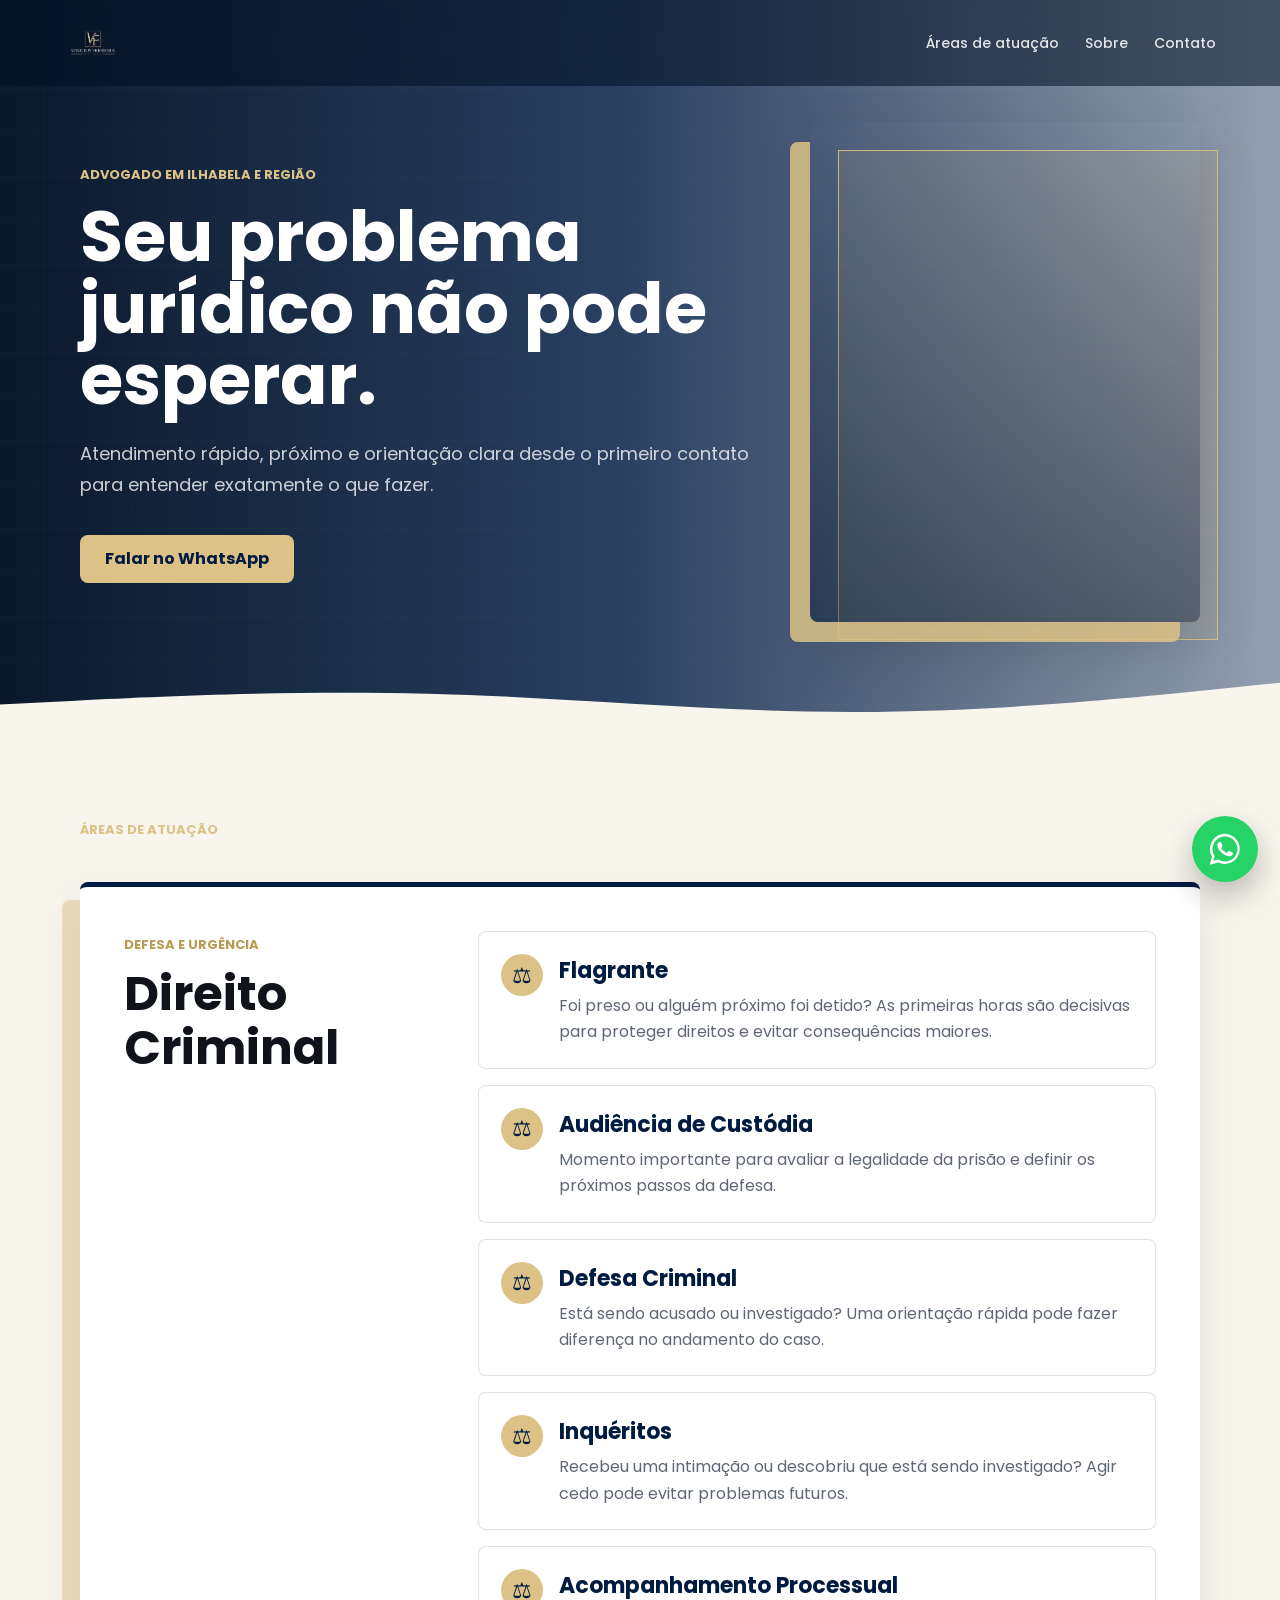
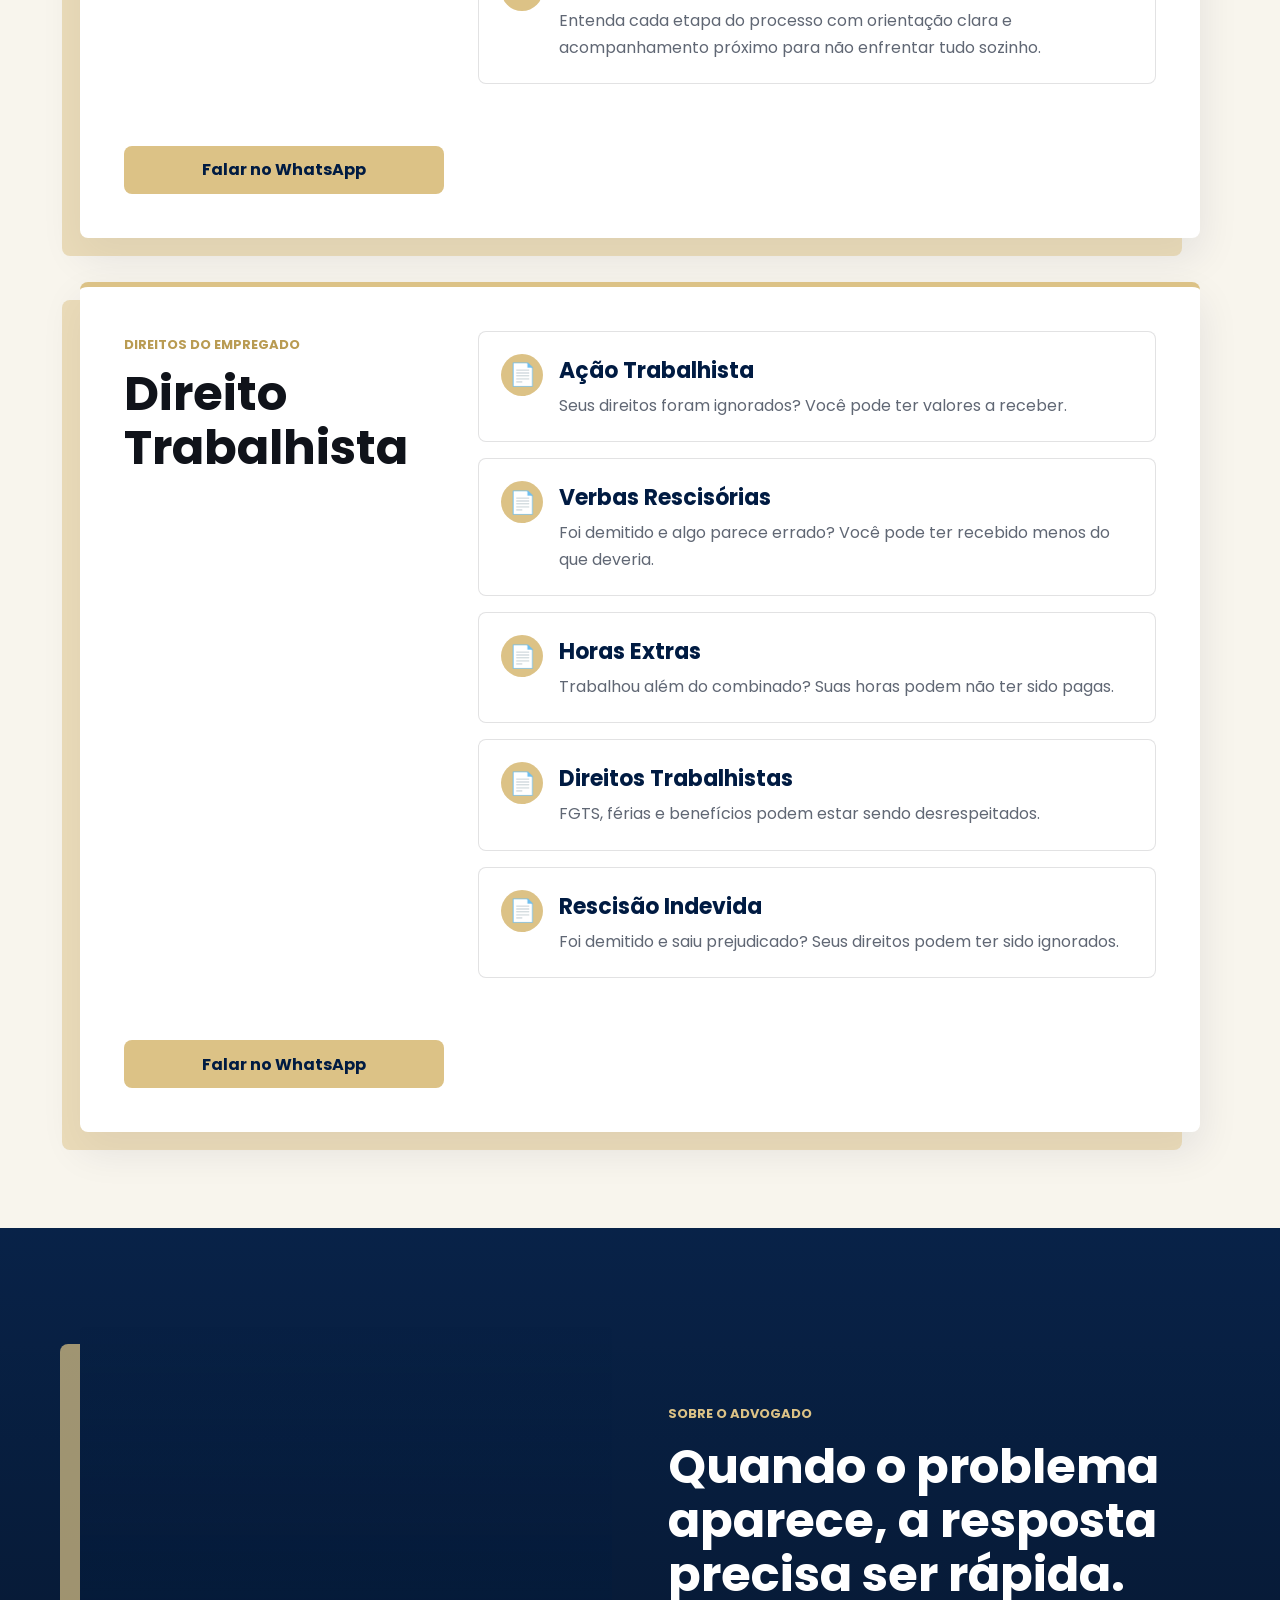
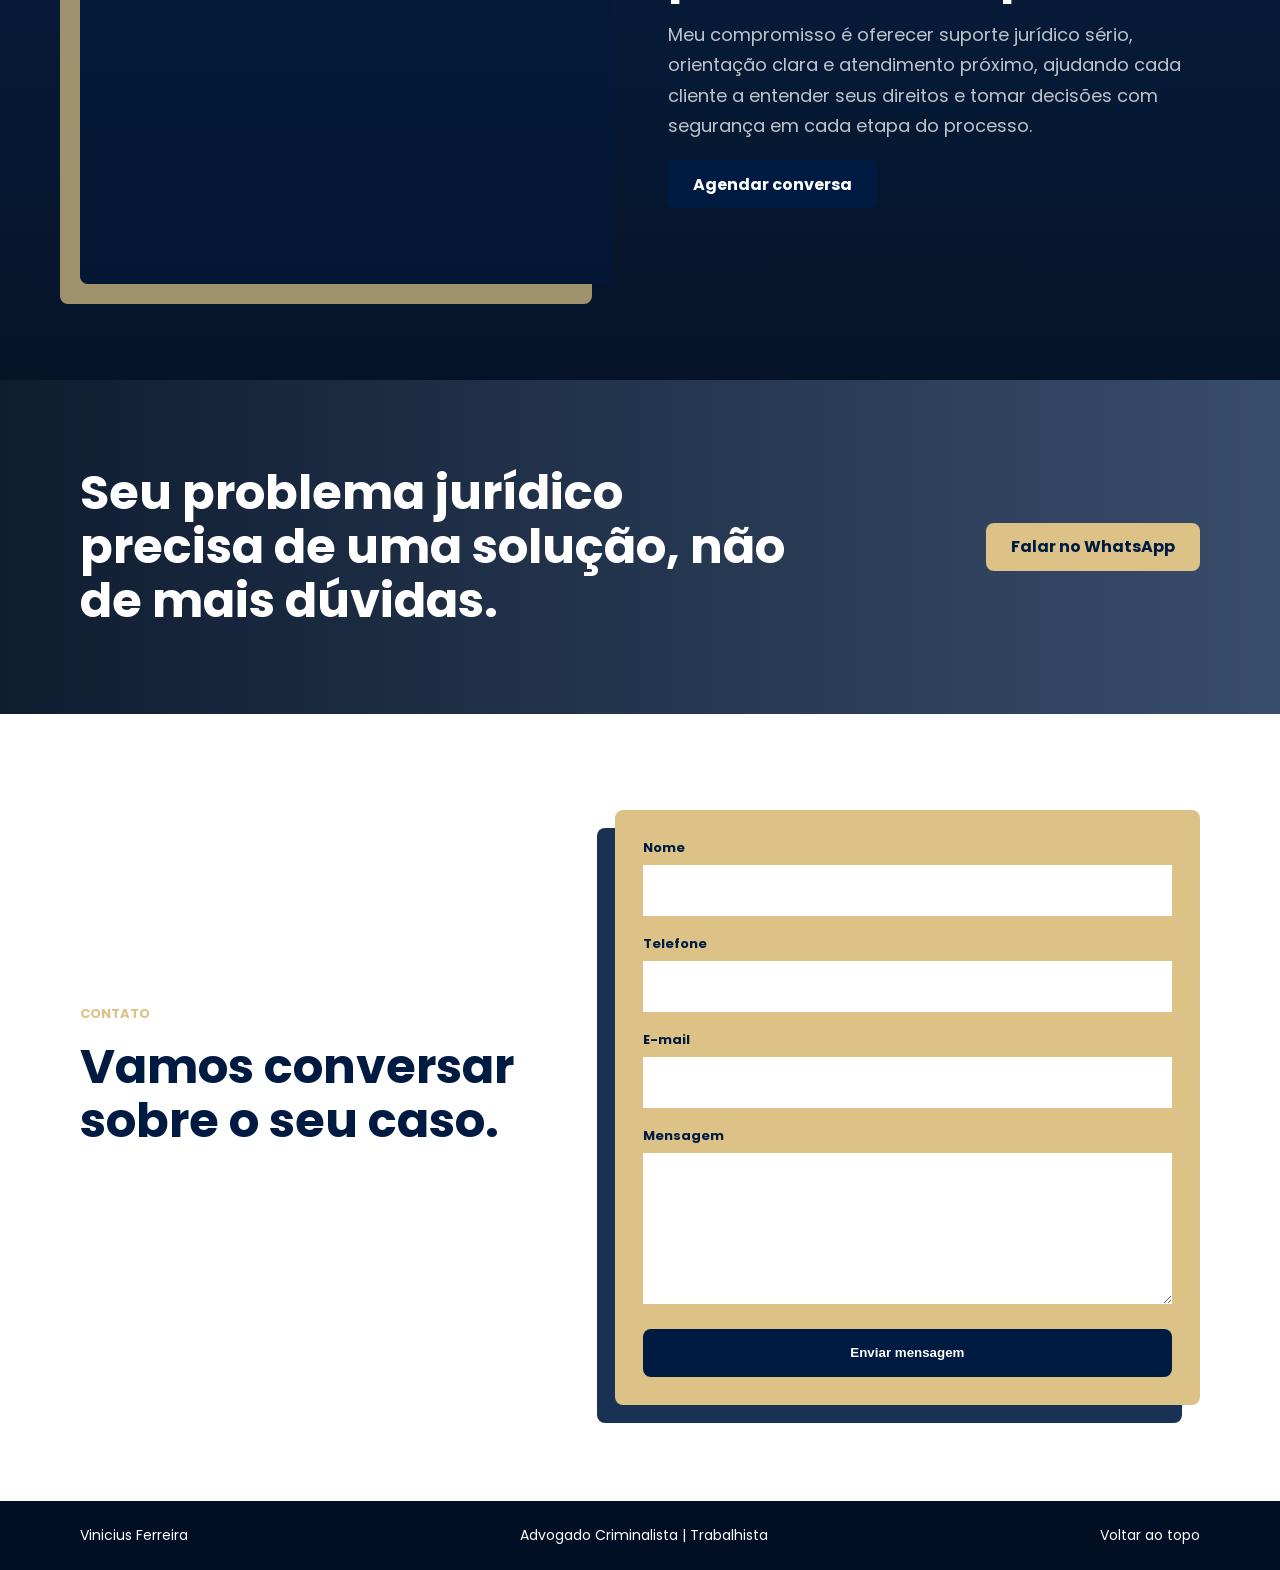
<file: index.html>
<!DOCTYPE html>
<html lang="pt-BR">
  <head>
    <meta charset="UTF-8" />
    <meta name="viewport" content="width=device-width, initial-scale=1.0" />
    <title>Vinicius Ferreira | Advogado Criminalista e Trabalhista</title>
    <meta
      name="description"
      content="Vinicius Ferreira, advogado criminalista e trabalhista em Ilhabela e região. Atendimento rápido, claro e próximo."
    />
    <link rel="preconnect" href="https://fonts.googleapis.com" />
    <link rel="preconnect" href="https://fonts.gstatic.com" crossorigin />
    <link
      href="https://fonts.googleapis.com/css2?family=Poppins:wght@300;400;500;600;700&display=swap"
      rel="stylesheet"
    />
    <link rel="stylesheet" href="styles.css" />
  </head>
  <body>
    <header class="site-header" id="topo">
      <a class="brand" href="#topo" aria-label="Vinicius Ferreira Advogado">
        <img class="brand-logo" src="assets/logo-vinicius-ferreira.png" alt="Vinicius Ferreira" />
        <span class="brand-text">
          <strong>Vinicius Ferreira</strong>
          <small>Criminalista | Trabalhista</small>
        </span>
      </a>
      <button class="menu-toggle" type="button" aria-label="Abrir menu">
        <span></span>
        <span></span>
        <span></span>
      </button>
      <nav class="nav">
        <a href="#atuacao">Áreas de atuação</a>
        <a href="#sobre">Sobre</a>
        <a href="#contato">Contato</a>
      </nav>
    </header>

    <main>
      <section class="hero" id="inicio">
        <div class="hero-filter"></div>
        <div class="container hero-content">
          <div class="hero-copy reveal">
            <span class="eyebrow">Advogado em Ilhabela e região</span>
            <h1>Seu problema jurídico não pode esperar.</h1>
            <p>
              Atendimento rápido, próximo e orientação clara desde o primeiro contato
              para entender exatamente o que fazer.
            </p>
            <div class="hero-actions">
              <a class="btn btn-primary" href="https://wa.me/5512991584004" target="_blank" rel="noreferrer">
                Falar no WhatsApp
              </a>
            </div>
          </div>
          <div class="hero-portrait reveal" aria-label="Foto profissional de Vinicius Ferreira">
            <div class="portrait-frame"></div>
          </div>
        </div>
        <div class="wave wave-bottom">
          <svg viewBox="0 0 1440 120" preserveAspectRatio="none" aria-hidden="true">
            <path d="M0,96L80,90.7C160,85,320,75,480,80C640,85,800,107,960,106.7C1120,107,1280,85,1360,74.7L1440,64L1440,120L0,120Z"></path>
          </svg>
        </div>
      </section>

      <section class="section practice-section" id="atuacao">
        <div class="container">
          <div class="section-heading reveal">
            <span class="eyebrow">Áreas de atuação</span>
          </div>

          <div class="practice-block criminal reveal">
            <div class="practice-header">
              <span class="practice-kicker">Defesa e urgência</span>
              <h2>Direito Criminal</h2>
            </div>
            <div class="practice-list">
              <article>
                <span class="practice-icon">⚖</span>
                <div>
                  <h3>Flagrante</h3>
                  <p>Foi preso ou alguém próximo foi detido? As primeiras horas são decisivas para proteger direitos e evitar consequências maiores.</p>
                </div>
              </article>
              <article>
                <span class="practice-icon">⚖</span>
                <div>
                  <h3>Audiência de Custódia</h3>
                  <p>Momento importante para avaliar a legalidade da prisão e definir os próximos passos da defesa.</p>
                </div>
              </article>
              <article>
                <span class="practice-icon">⚖</span>
                <div>
                  <h3>Defesa Criminal</h3>
                  <p>Está sendo acusado ou investigado? Uma orientação rápida pode fazer diferença no andamento do caso.</p>
                </div>
              </article>
              <article>
                <span class="practice-icon">⚖</span>
                <div>
                  <h3>Inquéritos</h3>
                  <p>Recebeu uma intimação ou descobriu que está sendo investigado? Agir cedo pode evitar problemas futuros.</p>
                </div>
              </article>
              <article>
                <span class="practice-icon">⚖</span>
                <div>
                  <h3>Acompanhamento Processual</h3>
                  <p>Entenda cada etapa do processo com orientação clara e acompanhamento próximo para não enfrentar tudo sozinho.</p>
                </div>
              </article>
            </div>
            <a class="btn btn-primary" href="https://wa.me/5512991584004" target="_blank" rel="noreferrer">
              Falar no WhatsApp
            </a>
          </div>

          <div class="practice-block labor reveal">
            <div class="practice-header">
              <span class="practice-kicker">Direitos do empregado</span>
              <h2>Direito Trabalhista</h2>
            </div>
            <div class="practice-list">
              <article>
                <span class="practice-icon">📄</span>
                <div>
                  <h3>Ação Trabalhista</h3>
                  <p>Seus direitos foram ignorados? Você pode ter valores a receber.</p>
                </div>
              </article>
              <article>
                <span class="practice-icon">📄</span>
                <div>
                  <h3>Verbas Rescisórias</h3>
                  <p>Foi demitido e algo parece errado? Você pode ter recebido menos do que deveria.</p>
                </div>
              </article>
              <article>
                <span class="practice-icon">📄</span>
                <div>
                  <h3>Horas Extras</h3>
                  <p>Trabalhou além do combinado? Suas horas podem não ter sido pagas.</p>
                </div>
              </article>
              <article>
                <span class="practice-icon">📄</span>
                <div>
                  <h3>Direitos Trabalhistas</h3>
                  <p>FGTS, férias e benefícios podem estar sendo desrespeitados.</p>
                </div>
              </article>
              <article>
                <span class="practice-icon">📄</span>
                <div>
                  <h3>Rescisão Indevida</h3>
                  <p>Foi demitido e saiu prejudicado? Seus direitos podem ter sido ignorados.</p>
                </div>
              </article>
            </div>
            <a class="btn btn-primary" href="https://wa.me/5512991584004" target="_blank" rel="noreferrer">
              Falar no WhatsApp
            </a>
          </div>
        </div>
      </section>

      <section class="about" id="sobre">
        <div class="container about-grid">
          <div class="portrait reveal" aria-label="Escritório jurídico"></div>
          <div class="about-copy reveal">
            <span class="eyebrow">Sobre o advogado</span>
            <h2>Quando o problema aparece, a resposta precisa ser rápida.</h2>
            <p>
              Meu compromisso é oferecer suporte jurídico sério, orientação clara e
              atendimento próximo, ajudando cada cliente a entender seus direitos e
              tomar decisões com segurança em cada etapa do processo.
            </p>
            <a class="btn btn-dark" href="#contato">Agendar conversa</a>
          </div>
        </div>
      </section>

      <section class="cta-section">
        <div class="container cta-box reveal">
          <h2>Seu problema jurídico precisa de uma solução, não de mais dúvidas.</h2>
          <a class="btn btn-primary" href="https://wa.me/5512991584004" target="_blank" rel="noreferrer">
            Falar no WhatsApp
          </a>
        </div>
      </section>

      <section class="contact" id="contato">
        <div class="container contact-grid contact-centered">
          <div class="contact-copy reveal">
            <span class="eyebrow">Contato</span>
            <h2>Vamos conversar sobre o seu caso.</h2>
            <p>Preencha o formulário e fale diretamente comigo.</p>
          </div>
          <form class="contact-form reveal">
            <label>
              <span>Nome</span>
              <input type="text" name="name" required />
            </label>
            <label>
              <span>Telefone</span>
              <input type="tel" name="phone" required />
            </label>
            <label>
              <span>E-mail</span>
              <input type="email" name="email" required />
            </label>
            <label>
              <span>Mensagem</span>
              <textarea name="message" rows="5" required></textarea>
            </label>
            <button class="btn btn-primary" type="submit">Enviar mensagem</button>
          </form>
        </div>
      </section>
    </main>

    <footer class="footer">
      <div class="container footer-grid">
        <span>Vinicius Ferreira</span>
        <span>Advogado Criminalista | Trabalhista</span>
        <a href="#topo">Voltar ao topo</a>
      </div>
    </footer>

    <a class="whatsapp-float" href="https://wa.me/5512991584004" target="_blank" rel="noreferrer" aria-label="WhatsApp">
      <svg viewBox="0 0 32 32" aria-hidden="true">
        <path d="M16.04 3.2A12.73 12.73 0 0 0 5.08 22.4L3.2 29.2l6.96-1.82A12.72 12.72 0 1 0 16.04 3.2Zm0 23.3a10.53 10.53 0 0 1-5.37-1.47l-.39-.23-4.13 1.08 1.1-4.02-.25-.41a10.52 10.52 0 1 1 9.04 5.05Zm5.77-7.88c-.32-.16-1.88-.93-2.17-1.03-.29-.11-.5-.16-.72.16-.21.32-.82 1.03-1.01 1.24-.19.21-.37.24-.69.08-.32-.16-1.34-.49-2.55-1.57-.94-.84-1.58-1.87-1.76-2.19-.19-.32-.02-.49.14-.65.14-.14.32-.37.48-.56.16-.19.21-.32.32-.53.11-.21.05-.4-.03-.56-.08-.16-.72-1.74-.99-2.38-.26-.62-.52-.54-.72-.55h-.61c-.21 0-.56.08-.85.4-.29.32-1.12 1.09-1.12 2.65s1.15 3.08 1.31 3.29c.16.21 2.27 3.47 5.5 4.86.77.33 1.37.53 1.84.68.77.24 1.47.21 2.02.13.62-.09 1.88-.77 2.14-1.51.27-.74.27-1.38.19-1.51-.08-.13-.29-.21-.61-.37Z" />
      </svg>
    </a>

    <script src="script.js"></script>
  </body>
</html>
</file>
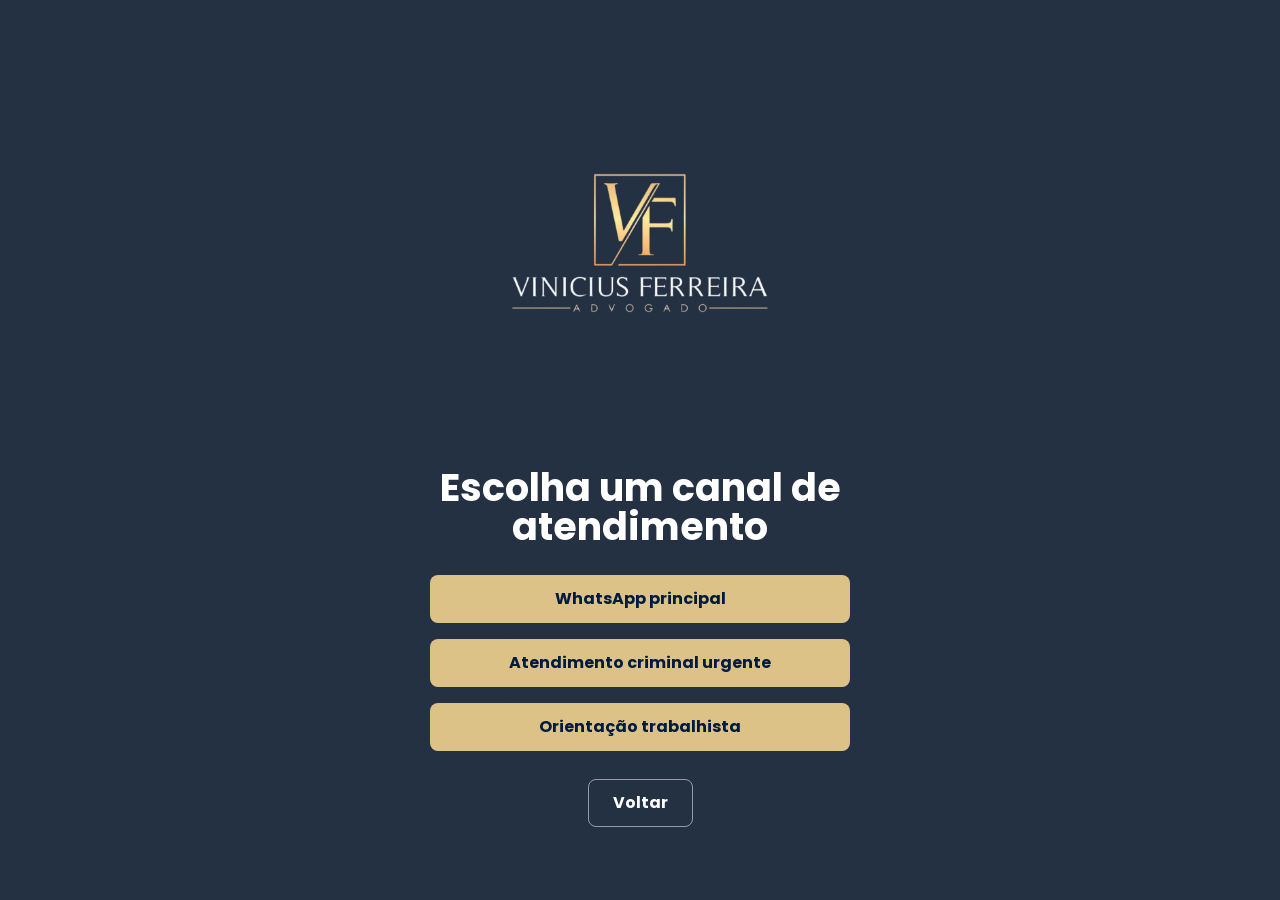
<file: whatsapp.html>
<!DOCTYPE html>
<html lang="pt-BR">
  <head>
    <meta charset="UTF-8" />
    <meta name="viewport" content="width=device-width, initial-scale=1.0" />
    <title>Contato | Vinicius Ferreira</title>
    <link rel="preconnect" href="https://fonts.googleapis.com" />
    <link rel="preconnect" href="https://fonts.gstatic.com" crossorigin />
    <link
      href="https://fonts.googleapis.com/css2?family=Poppins:wght@300;400;500;600;700&display=swap"
      rel="stylesheet"
    />
    <link rel="stylesheet" href="styles.css" />
  </head>
  <body>
    <main class="whatsapp-page">
      <section class="whatsapp-screen">
        <div class="whatsapp-panel reveal is-visible">
          <a class="brand whatsapp-brand" href="index.html" aria-label="Vinicius Ferreira Advogado">
            <img class="brand-logo" src="assets/logo-vinicius-ferreira.png" alt="Vinicius Ferreira" />
            <span class="brand-text">
              <strong>Vinicius Ferreira</strong>
              <small>Criminalista | Trabalhista</small>
            </span>
          </a>
          <h1>Escolha um canal de atendimento</h1>
          <div class="whatsapp-options">
            <a class="btn btn-primary" href="https://wa.me/5512991584004" target="_blank" rel="noreferrer">
              WhatsApp principal
            </a>
            <a class="btn btn-primary" href="https://wa.me/5512991584004?text=Ol%C3%A1%2C%20preciso%20de%20atendimento%20criminal%20urgente." target="_blank" rel="noreferrer">
              Atendimento criminal urgente
            </a>
            <a class="btn btn-primary" href="https://wa.me/5512991584004?text=Ol%C3%A1%2C%20preciso%20de%20orienta%C3%A7%C3%A3o%20trabalhista." target="_blank" rel="noreferrer">
              Orientação trabalhista
            </a>
          </div>
          <a class="btn btn-outline" href="index.html">Voltar</a>
        </div>
      </section>
    </main>
  </body>
</html>
</file>
<file: styles.css>
:root {
  --dark: #001b42;
  --darker: #000f24;
  --ink: #10131a;
  --muted: #606774;
  --paper: #f8f5ed;
  --paper-2: #efe8d8;
  --light: #ffffff;
  --gold: #dcc286;
  --gold-deep: #b99b52;
  --line: rgba(16, 19, 26, 0.12);
  --shadow: 0 24px 60px rgba(0, 0, 0, 0.16);
}

* {
  box-sizing: border-box;
}

html {
  scroll-behavior: smooth;
}

body {
  margin: 0;
  font-family: "Poppins", Arial, sans-serif;
  color: var(--ink);
  background: var(--light);
}

a {
  color: inherit;
  text-decoration: none;
}

.container {
  width: min(1120px, calc(100% - 32px));
  margin: 0 auto;
}

.site-header {
  position: fixed;
  inset: 0 0 auto;
  z-index: 30;
  display: flex;
  align-items: center;
  justify-content: space-between;
  min-height: 82px;
  padding: 14px clamp(16px, 5vw, 64px);
  color: var(--light);
  background: rgba(0, 15, 36, 0.54);
  backdrop-filter: blur(14px);
  transition: background 0.25s ease, box-shadow 0.25s ease;
}

.site-header.scrolled {
  background: rgba(0, 27, 66, 0.94);
  box-shadow: 0 10px 30px rgba(0, 0, 0, 0.18);
}

.brand {
  display: inline-flex;
  align-items: center;
  gap: 12px;
}

.brand-logo {
  display: block;
  width: 190px;
  height: 58px;
  object-fit: contain;
  object-position: left center;
}

.brand-text {
  display: none;
}

.brand-mark {
  display: grid;
  place-items: center;
  width: 44px;
  height: 44px;
  border: 1px solid rgba(220, 194, 134, 0.92);
  color: var(--gold);
  font-weight: 700;
}

.brand strong,
.brand small {
  display: block;
}

.brand small {
  color: rgba(255, 255, 255, 0.72);
  font-size: 12px;
}

.nav {
  display: flex;
  gap: 26px;
  font-size: 14px;
  font-weight: 500;
}

.nav a {
  color: rgba(255, 255, 255, 0.86);
}

.menu-toggle {
  display: none;
  width: 42px;
  height: 42px;
  border: 0;
  background: transparent;
}

.menu-toggle span {
  display: block;
  height: 2px;
  margin: 7px 0;
  background: var(--light);
}

.hero {
  position: relative;
  min-height: 720px;
  display: flex;
  align-items: center;
  color: var(--light);
  background:
    linear-gradient(90deg, rgba(0, 15, 36, 0.96), rgba(0, 27, 66, 0.84) 48%, rgba(0, 27, 66, 0.42)),
    url("https://images.unsplash.com/photo-1589994965851-a8f479c573a9?auto=format&fit=crop&w=1800&q=80") center/cover;
  overflow: hidden;
}

.hero-filter {
  position: absolute;
  inset: 0;
  background-image:
    linear-gradient(rgba(220, 194, 134, 0.08) 1px, transparent 1px),
    linear-gradient(90deg, rgba(220, 194, 134, 0.06) 1px, transparent 1px);
  background-size: 44px 44px;
  opacity: 0.32;
  pointer-events: none;
}

.hero-content {
  position: relative;
  z-index: 1;
  display: grid;
  grid-template-columns: minmax(0, 1fr) 390px;
  gap: 48px;
  align-items: center;
  padding-top: 96px;
  padding-bottom: 72px;
}

.hero-copy {
  max-width: 720px;
}

.eyebrow {
  display: inline-block;
  margin-bottom: 16px;
  color: var(--gold);
  font-size: 13px;
  font-weight: 700;
  letter-spacing: 0;
  text-transform: uppercase;
}

h1,
h2,
h3,
p {
  margin-top: 0;
}

h1 {
  margin-bottom: 24px;
  font-size: clamp(42px, 6vw, 70px);
  line-height: 1.02;
  letter-spacing: 0;
}

h2 {
  margin-bottom: 18px;
  font-size: clamp(30px, 4vw, 48px);
  line-height: 1.12;
  letter-spacing: 0;
}

h3 {
  margin-bottom: 12px;
  font-size: 22px;
}

.hero p,
.section-heading p,
.about-copy p,
.contact-copy p {
  color: rgba(255, 255, 255, 0.78);
  font-size: 18px;
  line-height: 1.7;
}

.hero-actions {
  display: flex;
  flex-wrap: wrap;
  gap: 14px;
  margin-top: 34px;
}

.btn {
  display: inline-flex;
  align-items: center;
  justify-content: center;
  min-height: 48px;
  padding: 0 24px;
  border: 1px solid transparent;
  border-radius: 8px;
  font-weight: 700;
  cursor: pointer;
  transition: transform 0.2s ease, background 0.2s ease, color 0.2s ease;
}

.btn:hover {
  transform: translateY(-2px);
}

.btn-primary {
  color: var(--dark);
  background: var(--gold);
}

.btn-outline {
  color: var(--light);
  border-color: rgba(255, 255, 255, 0.52);
}

.btn-dark {
  color: var(--light);
  background: var(--dark);
}

.hero-portrait {
  justify-self: end;
  width: min(100%, 410px);
  aspect-ratio: 0.78;
  position: relative;
}

.hero-portrait::before {
  content: "";
  position: absolute;
  inset: 28px -18px -18px 28px;
  border: 1px solid rgba(220, 194, 134, 0.95);
  background: rgba(220, 194, 134, 0.12);
}

.portrait-frame {
  position: absolute;
  inset: 0;
  border-radius: 8px;
  background:
    linear-gradient(180deg, rgba(0, 15, 36, 0), rgba(0, 15, 36, 0.42)),
    url("https://images.unsplash.com/photo-1560250097-0b93528c311a?auto=format&fit=crop&w=1000&q=80") center top/cover;
  box-shadow: -20px 20px 0 rgba(220, 194, 134, 0.85), var(--shadow);
  overflow: hidden;
}

.wave {
  position: absolute;
  left: 0;
  width: 100%;
  line-height: 0;
  z-index: 2;
}

.wave-bottom {
  bottom: -1px;
}

.wave svg {
  display: block;
  width: 100%;
  height: 82px;
}

.wave path {
  fill: var(--paper);
}

.intro-band {
  background: var(--paper);
  padding: 28px 0 18px;
}

.intro-grid {
  display: grid;
  grid-template-columns: repeat(3, 1fr);
  gap: 16px;
}

.intro-grid div {
  padding: 26px 24px;
  border-left: 3px solid var(--gold);
  background: var(--light);
  box-shadow: 0 10px 34px rgba(0, 27, 66, 0.08);
}

.intro-grid strong,
.intro-grid span {
  display: block;
}

.intro-grid strong {
  color: var(--dark);
  font-size: 20px;
}

.intro-grid span {
  color: var(--muted);
}

.section,
.social-section,
.contact {
  padding: 96px 0;
}

.practice-section {
  background: var(--paper);
}

.practice-section .section-heading {
  margin-bottom: 26px;
}

.practice-block {
  display: grid;
  grid-template-columns: 320px minmax(0, 1fr);
  gap: 34px;
  align-items: start;
  padding: clamp(26px, 5vw, 44px);
  border-radius: 8px;
  background: var(--light);
  box-shadow: -18px 18px 0 rgba(220, 194, 134, 0.5), 0 18px 42px rgba(0, 27, 66, 0.09);
}

.practice-block + .practice-block {
  margin-top: 44px;
}

.practice-block.criminal {
  border-top: 5px solid var(--dark);
}

.practice-block.labor {
  border-top: 5px solid var(--gold);
}

.practice-header {
  position: sticky;
  top: 108px;
}

.practice-kicker {
  display: inline-block;
  margin-bottom: 12px;
  color: var(--gold-deep);
  font-size: 13px;
  font-weight: 700;
  text-transform: uppercase;
}

.practice-header h2 {
  margin-bottom: 26px;
}

.practice-list {
  display: grid;
  gap: 16px;
  margin-bottom: 28px;
}

.practice-list article {
  display: grid;
  grid-template-columns: 42px minmax(0, 1fr);
  gap: 16px;
  padding: 22px;
  border: 1px solid var(--line);
  border-radius: 8px;
  background: #fff;
}

.practice-icon {
  display: grid;
  place-items: center;
  width: 42px;
  height: 42px;
  border-radius: 50%;
  color: var(--dark);
  background: var(--gold);
  font-size: 22px;
}

.practice-list h3 {
  margin-bottom: 6px;
  color: var(--dark);
}

.practice-list p {
  margin-bottom: 0;
  color: var(--muted);
  line-height: 1.65;
}

.muted {
  background: var(--paper);
}

.section-heading {
  max-width: 760px;
  margin-bottom: 44px;
}

.section-heading h2,
.about-copy h2,
.contact-copy h2 {
  color: var(--dark);
}

.cards-grid,
.testimonial-grid {
  display: grid;
  grid-template-columns: repeat(3, 1fr);
  gap: 22px;
}

.service-card,
.testimonial {
  min-height: 292px;
  padding: 30px;
  border: 1px solid var(--line);
  border-radius: 8px;
  background: var(--light);
  box-shadow: -14px 14px 0 rgba(220, 194, 134, 0.55), 0 12px 34px rgba(0, 0, 0, 0.06);
  transition: transform 0.2s ease, box-shadow 0.2s ease;
}

.service-card:hover {
  transform: translateY(-4px);
  box-shadow: -18px 18px 0 rgba(220, 194, 134, 0.75), 0 18px 42px rgba(0, 0, 0, 0.1);
}

.service-card .icon {
  display: inline-grid;
  place-items: center;
  width: 44px;
  height: 44px;
  margin-bottom: 24px;
  color: var(--dark);
  border: 1px solid var(--gold);
  font-weight: 700;
}

.service-card p,
.testimonial p,
.about-copy p,
.features-list span,
.contact-copy li {
  color: var(--muted);
  line-height: 1.7;
}

.text-button {
  margin-top: 18px;
  padding: 0;
  border: 0;
  color: var(--gold-deep);
  background: transparent;
  font: inherit;
  font-weight: 700;
  cursor: pointer;
}

.about {
  padding: 96px 0;
  background:
    linear-gradient(180deg, rgba(0, 27, 66, 0.97), rgba(0, 15, 36, 0.98)),
    url("https://images.unsplash.com/photo-1589578527966-fdac0f44566c?auto=format&fit=crop&w=1600&q=80") center/cover fixed;
}

.about-grid,
.contact-grid,
.split {
  display: grid;
  grid-template-columns: 1fr 1fr;
  gap: 56px;
  align-items: center;
}

.portrait {
  min-height: 560px;
  border-radius: 8px;
  background:
    linear-gradient(180deg, rgba(0, 0, 0, 0), rgba(0, 27, 66, 0.38)),
    url("https://images.unsplash.com/photo-1589216532372-1c2a367900d9?auto=format&fit=crop&w=1200&q=80") center/cover;
  box-shadow: -20px 20px 0 rgba(220, 194, 134, 0.72);
}

.about-copy h2,
.about-copy p {
  color: var(--light);
}

.about-copy p {
  color: rgba(255, 255, 255, 0.74);
}

.features-list {
  display: grid;
  gap: 16px;
}

.features-list div {
  padding: 24px;
  border-left: 3px solid var(--gold);
  background: var(--light);
}

.features-list strong,
.features-list span {
  display: block;
}

.social-section {
  background: var(--light);
  overflow: hidden;
}

.social-grid {
  display: grid;
  grid-template-columns: minmax(0, 1fr) 360px;
  gap: 72px;
  align-items: center;
}

.social-section .section-heading {
  margin-bottom: 0;
}

.social-section .section-heading p {
  color: var(--muted);
}

.phone-mock {
  position: relative;
  min-height: 620px;
  padding: 54px 22px 24px;
  border: 10px solid var(--dark);
  border-radius: 38px;
  background: #f9fafb;
  box-shadow: -22px 22px 0 rgba(220, 194, 134, 0.65), var(--shadow);
}

.phone-top {
  position: absolute;
  top: 18px;
  left: 50%;
  width: 96px;
  height: 6px;
  transform: translateX(-50%);
  border-radius: 999px;
  background: var(--dark);
}

.post-card {
  padding: 22px;
  border-radius: 12px;
  color: var(--light);
  background: var(--dark);
}

.post-card + .post-card {
  margin-top: 18px;
}

.post-card span {
  display: block;
  margin-bottom: 18px;
  color: var(--gold);
  font-size: 13px;
  font-weight: 700;
}

.post-card strong {
  display: block;
  margin-bottom: 14px;
  font-size: 24px;
  line-height: 1.2;
}

.post-card p {
  margin-bottom: 0;
  color: rgba(255, 255, 255, 0.76);
}

.post-card.second {
  color: var(--dark);
  background: var(--gold);
}

.post-card.second span,
.post-card.second p {
  color: rgba(0, 27, 66, 0.72);
}

.cta-section {
  padding: 86px 0;
  color: var(--light);
  background:
    linear-gradient(90deg, rgba(0, 15, 36, 0.94), rgba(0, 27, 66, 0.78)),
    url("https://images.unsplash.com/photo-1453945619913-79ec89a82c51?auto=format&fit=crop&w=1800&q=80") center/cover fixed;
}

.cta-box {
  display: flex;
  align-items: center;
  justify-content: space-between;
  gap: 28px;
}

.cta-box h2 {
  max-width: 720px;
  margin-bottom: 0;
  color: var(--light);
}

.contact-copy ul {
  display: grid;
  gap: 10px;
  padding: 0;
  margin: 26px 0 0;
  list-style: none;
}

.contact-centered {
  grid-template-columns: 0.9fr 1.1fr;
}

.contact-copy li {
  padding-left: 18px;
  border-left: 3px solid var(--gold);
}

.contact-form {
  padding: 28px;
  border-radius: 8px;
  background: var(--gold);
  box-shadow: -18px 18px 0 rgba(0, 27, 66, 0.9);
}

.contact-form label {
  display: block;
  margin-bottom: 18px;
}

.contact-form span {
  display: block;
  margin-bottom: 7px;
  color: var(--dark);
  font-size: 13px;
  font-weight: 700;
}

.contact-form input,
.contact-form textarea {
  width: 100%;
  border: 0;
  border-radius: 0;
  padding: 13px 14px;
  font: inherit;
  resize: vertical;
  background: var(--light);
}

.contact-form .btn {
  width: 100%;
}

.footer {
  padding: 24px 0;
  color: var(--light);
  background: var(--darker);
}

.footer-grid {
  display: flex;
  justify-content: space-between;
  gap: 16px;
  font-size: 14px;
}

.whatsapp-float {
  position: fixed;
  right: 22px;
  bottom: 18px;
  z-index: 25;
  display: grid;
  place-items: center;
  width: 66px;
  height: 66px;
  border-radius: 50%;
  color: var(--light);
  background: #25d366;
  box-shadow: 0 14px 32px rgba(0, 0, 0, 0.26);
  animation: pulse-whatsapp 1.8s ease-in-out infinite;
}

.whatsapp-float svg {
  width: 38px;
  height: 38px;
  fill: currentColor;
}

.modal {
  position: fixed;
  inset: 0;
  z-index: 50;
  display: none;
  place-items: center;
  padding: 24px;
  background: rgba(0, 0, 0, 0.55);
}

.modal.is-open {
  display: grid;
}

.modal-card {
  position: relative;
  width: min(520px, 100%);
  padding: 34px;
  border-radius: 8px;
  background: var(--light);
  box-shadow: var(--shadow);
}

.modal-close {
  position: absolute;
  top: 12px;
  right: 14px;
  border: 0;
  background: transparent;
  color: var(--dark);
  font-size: 30px;
  cursor: pointer;
}

.whatsapp-page {
  min-height: 100vh;
  color: var(--light);
  background:
    linear-gradient(rgba(0, 15, 36, 0.86), rgba(0, 15, 36, 0.86)),
    url("https://images.unsplash.com/photo-1589994965851-a8f479c573a9?auto=format&fit=crop&w=1800&q=80") center/cover;
}

.whatsapp-screen {
  min-height: 100vh;
  display: grid;
  place-items: center;
  padding: 32px;
}

.whatsapp-panel {
  width: min(420px, 100%);
  text-align: center;
}

.whatsapp-brand {
  justify-content: center;
  margin-bottom: 56px;
}

.whatsapp-brand .brand-logo {
  width: min(340px, 86vw);
  height: auto;
  object-position: center;
}

.whatsapp-panel h1 {
  margin-bottom: 28px;
  font-size: clamp(26px, 8vw, 38px);
}

.whatsapp-options {
  display: grid;
  gap: 16px;
  margin-bottom: 28px;
}

.contact-form .btn-primary {
  color: var(--light);
  background: var(--dark);
}

.reveal {
  opacity: 0;
  transform: translateY(22px);
  transition: opacity 0.7s ease, transform 0.7s ease;
}

.reveal.is-visible {
  opacity: 1;
  transform: translateY(0);
}

@keyframes pulse-whatsapp {
  0%,
  100% {
    transform: scale(1);
  }

  50% {
    transform: scale(1.08);
  }
}

@media (max-width: 860px) {
  .menu-toggle {
    display: block;
  }

  .nav {
    position: absolute;
    top: 78px;
    right: 16px;
    display: none;
    min-width: 220px;
    flex-direction: column;
    gap: 0;
    padding: 12px;
    border-radius: 8px;
    background: var(--dark);
    box-shadow: var(--shadow);
  }

  .nav.is-open {
    display: flex;
  }

  .nav a {
    padding: 12px;
  }

  .hero {
    min-height: 760px;
  }

  .hero-content,
  .about-grid,
  .contact-grid,
  .split,
  .social-grid {
    grid-template-columns: 1fr;
  }

  .practice-block {
    grid-template-columns: 1fr;
  }

  .practice-header {
    position: static;
  }

  .hero-portrait {
    justify-self: start;
    width: min(100%, 360px);
  }

  .intro-grid,
  .cards-grid,
  .testimonial-grid {
    grid-template-columns: 1fr;
  }

  .portrait {
    min-height: 360px;
  }

  .cta-box,
  .footer-grid {
    align-items: flex-start;
    flex-direction: column;
  }
}

@media (max-width: 520px) {
  .site-header {
    min-height: 70px;
  }

  .brand small {
    display: none;
  }

  .brand-logo {
    width: 150px;
    height: 48px;
  }

  .hero {
    min-height: 700px;
  }

  h1 {
    font-size: 40px;
  }

  .section,
  .social-section,
  .contact,
  .about {
    padding: 72px 0;
  }

  .hero-actions,
  .hero-actions .btn {
    width: 100%;
  }
}
</file>
